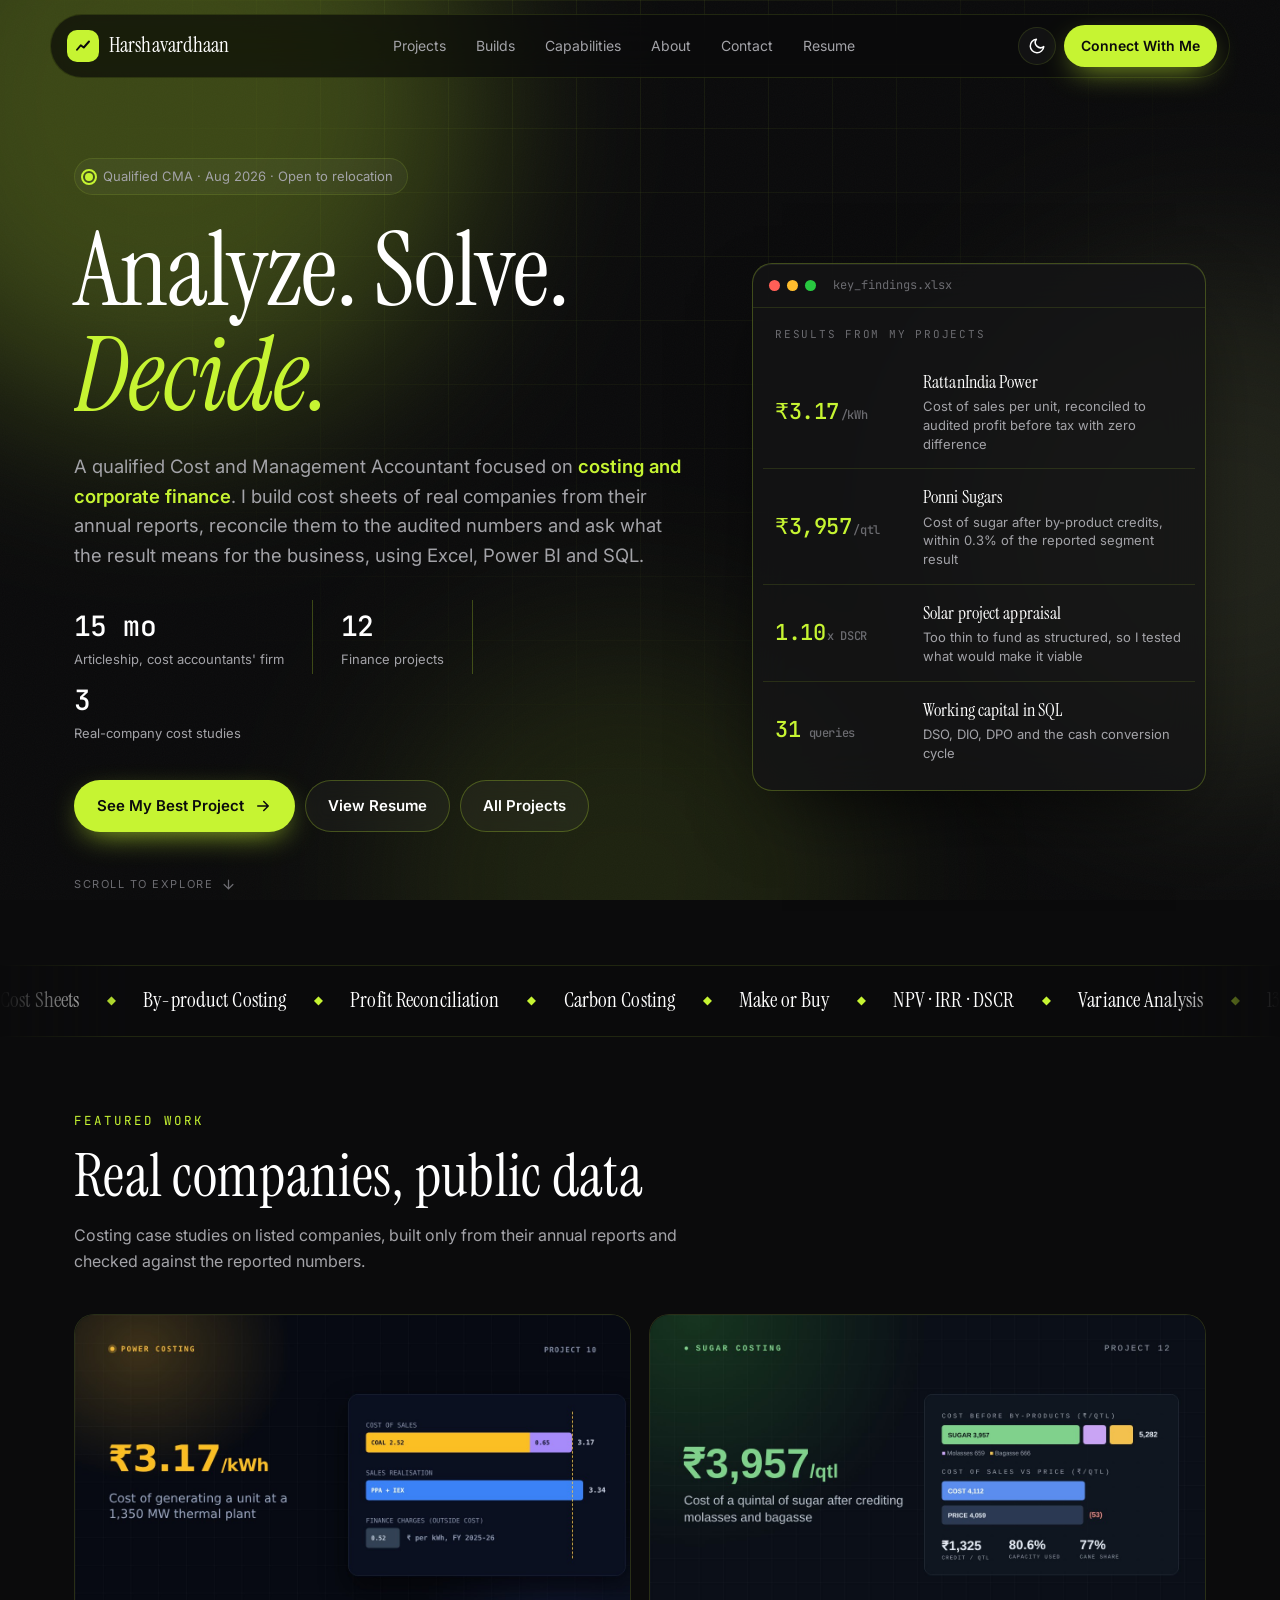
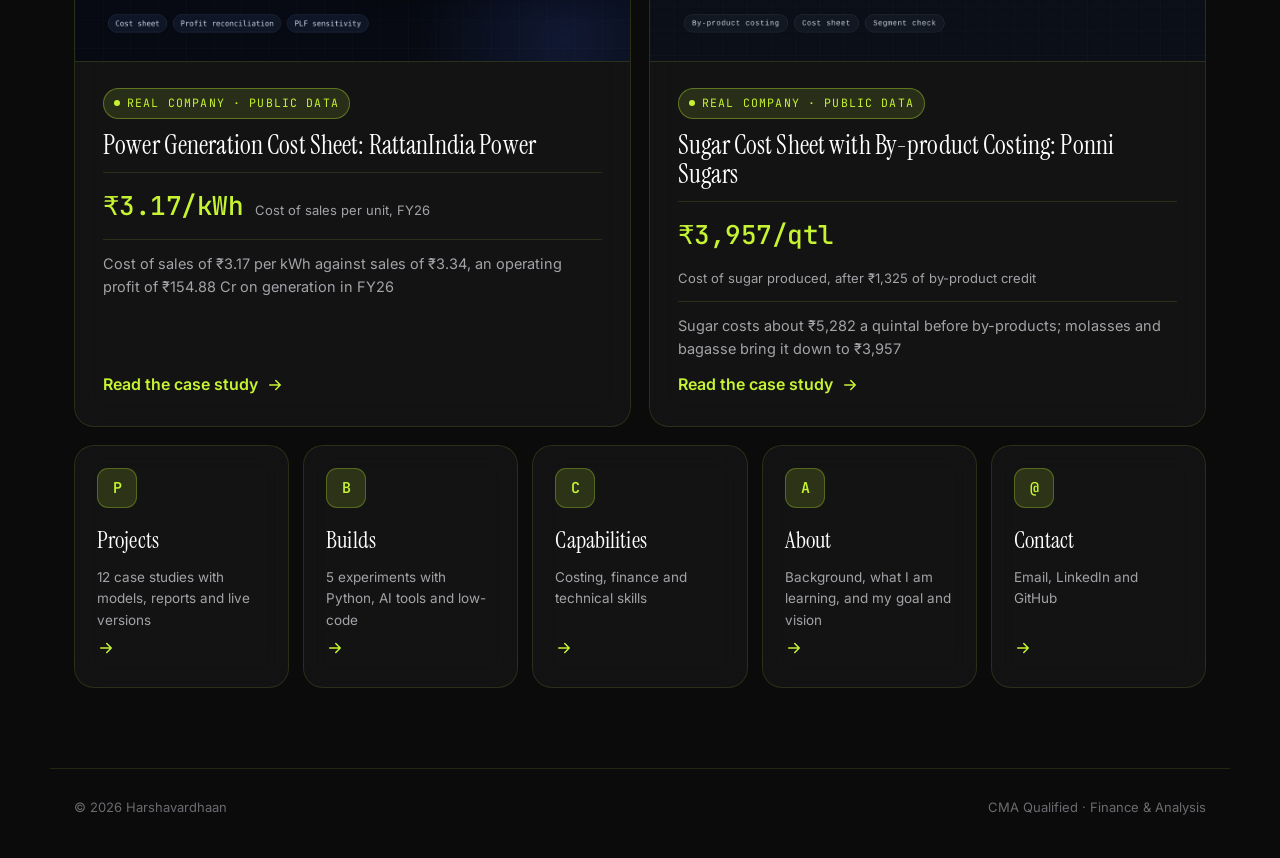
<file: index.html>
<!doctype html>
<html lang="en">
<head>
  <meta charset="utf-8" />
  <meta name="viewport" content="width=device-width, initial-scale=1" />
  <title>Harshavardhaan | Finance &amp; Analysis Portfolio</title>
  <meta name="description" content="Portfolio of Harshavardhaan, a qualified CMA focused on costing and corporate finance: cost sheets of listed companies from public annual reports, budgeting, project appraisal and valuation, with Excel, Power BI and SQL." />
  <meta name="theme-color" content="#0b0b0c" />
  <meta property="og:title" content="Harshavardhaan | Finance &amp; Analysis Portfolio" />
  <meta property="og:description" content="Twelve practical finance projects, led by real-company cost sheets built from public annual reports." />
  <meta property="og:type" content="website" />
  <link rel="icon" href="data:image/svg+xml,%3Csvg xmlns='http://www.w3.org/2000/svg' viewBox='0 0 64 64'%3E%3Crect width='64' height='64' rx='16' fill='%230b0b0c'/%3E%3Cpath d='M14 44 L26 30 L34 36 L50 18' stroke='%23c6f432' stroke-width='6' fill='none' stroke-linecap='round' stroke-linejoin='round'/%3E%3C/svg%3E" />
  <link rel="preconnect" href="https://fonts.googleapis.com" />
  <link rel="preconnect" href="https://fonts.gstatic.com" crossorigin />
  <link href="https://fonts.googleapis.com/css2?family=Instrument+Serif:ital@0;1&family=Inter:wght@400;500;600;700&family=JetBrains+Mono:wght@400;500&display=swap" rel="stylesheet" />
  <link rel="stylesheet" href="styles.css?v=14" />
  <script>
    try { const t = localStorage.getItem('theme'); if (t) document.documentElement.dataset.theme = t; } catch (e) {}
  </script>
</head>
<body>
  <noscript><p class="noscript">Please enable JavaScript to open project case studies, skill filters and image viewing.</p></noscript>

  <div class="bg" aria-hidden="true">
    <div class="orb orb-a"></div>
    <div class="orb orb-b"></div>
    <div class="orb orb-c"></div>
    <div class="grid-lines"></div>
    <div class="noise"></div>
  </div>
  <div class="cursor-glow" aria-hidden="true"></div>
  <div class="progress" aria-hidden="true"></div>

  <header class="nav" id="top">
    <a href="#" class="brand" aria-label="Home">
      <span class="brand-mark">
        <svg viewBox="0 0 24 24" aria-hidden="true"><path d="M4 17 L9 11 L13 14 L20 6" /></svg>
      </span>
      <span class="brand-text">Harshavardhaan</span>
    </a>
    <nav class="nav-links" aria-label="Primary">
      <a href="#projects">Projects</a>
      <a href="#builds">Builds</a>
      <a href="#capabilities">Capabilities</a>
      <a href="#about">About</a>
      <a href="#contact">Contact</a>
      <a href="#" data-resume>Resume</a>
    </nav>
    <div class="nav-actions">
      <button class="icon-btn" id="themeToggle" aria-label="Toggle colour theme">
        <svg class="i-sun" viewBox="0 0 24 24"><circle cx="12" cy="12" r="4"/><path d="M12 2v2M12 20v2M4.9 4.9l1.4 1.4M17.7 17.7l1.4 1.4M2 12h2M20 12h2M4.9 19.1l1.4-1.4M17.7 6.3l1.4-1.4"/></svg>
        <svg class="i-moon" viewBox="0 0 24 24"><path d="M21 12.8A9 9 0 1 1 11.2 3a7 7 0 0 0 9.8 9.8z"/></svg>
      </button>
      <a href="#contact" class="btn btn-sm btn-primary">Connect With Me</a>
      <button class="icon-btn menu-btn" id="menuBtn" aria-label="Open menu" aria-expanded="false">
        <svg viewBox="0 0 24 24"><path d="M4 7h16M4 12h16M4 17h16"/></svg>
      </button>
    </div>
  </header>

  <!-- ================= HOME ================= -->
  <main id="home">
    <section class="hero" data-page="home">
      <div class="hero-copy">
        <div class="pill reveal"><span class="dot"></span> Qualified CMA · Aug 2026 · Open to relocation</div>
        <h1 class="hero-title reveal">
          <span class="line">Analyze. Solve.</span>
          <span class="line"><em class="grad">Decide.</em></span>
        </h1>
        <p class="hero-sub reveal">
          A qualified Cost and Management Accountant focused on <strong>costing and corporate finance</strong>.
          I build cost sheets of real companies from their annual reports, reconcile them to the audited numbers and
          ask what the result means for the business, using Excel, Power BI and SQL.
        </p>
        <div class="hero-stats reveal">
          <div class="hstat"><strong class="mono"><span class="count" data-to="15">15</span> mo</strong><span>Articleship, cost accountants' firm</span></div>
          <div class="hstat"><strong class="mono"><span class="count" data-to="12">12</span></strong><span>Finance projects</span></div>
          <div class="hstat"><strong class="mono"><span class="count" data-to="3">3</span></strong><span>Real-company cost studies</span></div>
        </div>
        <div class="hero-cta reveal">
          <a href="#/project/rattanindia-power-cost-sheet/v1" class="btn btn-primary">
            See My Best Project
            <svg viewBox="0 0 24 24"><path d="M5 12h14M13 6l6 6-6 6"/></svg>
          </a>
          <a href="#" class="btn btn-ghost" data-resume>View Resume</a>
          <a href="#projects" class="btn btn-ghost">All Projects</a>
        </div>
        <a class="scroll-cue reveal" href="#explore" aria-label="Scroll to explore">
          Scroll to explore
          <svg viewBox="0 0 24 24"><path d="M12 5v14M5 12l7 7 7-7"/></svg>
        </a>
      </div>

      <aside class="hero-visual reveal">
        <div class="focus-panel tilt">
          <div class="term-bar">
            <span class="tdot r"></span><span class="tdot y"></span><span class="tdot g"></span>
            <span class="term-title">key_findings.xlsx</span>
          </div>
          <div class="panel-title mono">Results from my projects</div>
          <ol class="proof-list">
            <li><a href="#/project/rattanindia-power-cost-sheet/v1">
              <strong class="mono">₹3.17<small>/kWh</small></strong>
              <span><b>RattanIndia Power</b>Cost of sales per unit, reconciled to audited profit before tax with zero difference</span>
            </a></li>
            <li><a href="#/project/ponni-sugars-cost-sheet">
              <strong class="mono">₹3,957<small>/qtl</small></strong>
              <span><b>Ponni Sugars</b>Cost of sugar after by-product credits, within 0.3% of the reported segment result</span>
            </a></li>
            <li><a href="#/project/project-decision-analysis">
              <strong class="mono">1.10<small>x DSCR</small></strong>
              <span><b>Solar project appraisal</b>Too thin to fund as structured, so I tested what would make it viable</span>
            </a></li>
            <li><a href="#/project/sql-working-capital">
              <strong class="mono">31<small> queries</small></strong>
              <span><b>Working capital in SQL</b>DSO, DIO, DPO and the cash conversion cycle</span>
            </a></li>
          </ol>
        </div>
      </aside>
    </section>

    <div class="ticker" aria-hidden="true" data-page="home">
      <div class="ticker-track">
        <span>Cost Sheets</span><b>◆</b><span>By-product Costing</span><b>◆</b><span>Profit Reconciliation</span><b>◆</b><span>Carbon Costing</span><b>◆</b><span>Make or Buy</span><b>◆</b><span>NPV · IRR · DSCR</span><b>◆</b><span>Variance Analysis</span><b>◆</b><span>13-Week Cash Flow</span><b>◆</b><span>DCF Valuation</span><b>◆</b><span>Cash Conversion Cycle</span><b>◆</b>
        <span>Cost Sheets</span><b>◆</b><span>By-product Costing</span><b>◆</b><span>Profit Reconciliation</span><b>◆</b><span>Carbon Costing</span><b>◆</b><span>Make or Buy</span><b>◆</b><span>NPV · IRR · DSCR</span><b>◆</b><span>Variance Analysis</span><b>◆</b><span>13-Week Cash Flow</span><b>◆</b><span>DCF Valuation</span><b>◆</b><span>Cash Conversion Cycle</span><b>◆</b>
      </div>
    </div>

    <!-- HOME: EXPLORE -->
    <section class="section" id="explore" data-page="home">
      <div class="section-head reveal">
        <span class="eyebrow mono">Featured work</span>
        <h2>Real companies, public data</h2>
        <p class="muted section-sub">Costing case studies on listed companies, built only from their annual reports and checked against the reported numbers.</p>
      </div>
      <div id="homeFeatured"></div>
      <div class="explore-grid" id="exploreGrid"></div>
    </section>

    <!-- PROJECTS -->
    <section class="section" id="projects" data-page="projects">
      <div class="section-head reveal">
        <span class="eyebrow mono">Selected Work</span>
        <h2>All Projects</h2>
        <p class="muted section-sub">Twelve projects across costing, planning, valuation and analytics. Cards marked <span class="rc-inline">Real company</span> use a company's public data; the rest are practice cases. Each card opens the full case study with every screenshot and report.</p>
      </div>
      <div class="project-grid" id="projectGrid"></div>
    </section>

    <!-- BUILDS -->
    <section class="section" id="builds" data-page="builds">
      <div class="section-head reveal">
        <span class="eyebrow mono">Beyond Finance</span>
        <h2>Builds</h2>
        <p class="muted section-sub">Experiments I've built to learn, using Python, AI tools and low-code/no-code "vibe coding". They're not polished and I'm not proficient yet. This is just how I like to pick up something new.</p>
      </div>
      <div class="builds-grid" id="buildsGrid"></div>
    </section>

    <!-- CAPABILITIES -->
    <section class="section" id="capabilities" data-page="capabilities">
      <div class="section-head reveal">
        <span class="eyebrow mono">Skills &amp; Capabilities</span>
        <h2>What I Work With</h2>
        <p class="muted section-sub">A practical mix of costing, finance and technical skills from my articleship, CMA coursework and hands-on projects.</p>
      </div>
      <div class="skill-tabs reveal" role="tablist" aria-label="Skill categories">
        <button class="filter active" type="button" role="tab" aria-selected="true" data-filter="key">Key Skills</button>
        <button class="filter" type="button" role="tab" aria-selected="false" data-filter="finance">Finance</button>
        <button class="filter" type="button" role="tab" aria-selected="false" data-filter="technical">Technical</button>
        <button class="filter" type="button" role="tab" aria-selected="false" data-filter="other">Other Skills</button>
      </div>
      <div class="skill-grid" id="skillGrid">
        <article class="skill-card card" data-category="finance" data-key="true"><div class="skill-icon mono">AF</div><strong>Accounts Finalisation</strong><span>Financial statements for 20+ clients in Tally</span></article>
        <article class="skill-card card" data-category="finance" data-key="true"><div class="skill-icon mono">FS</div><strong>Financial Statement Analysis</strong><span>Analysis of financial performance</span></article>
        <article class="skill-card card" data-category="finance" data-key="true"><div class="skill-icon mono">BF</div><strong>Budgeting &amp; Forecasting</strong><span>Planning and forward-looking analysis</span></article>
        <article class="skill-card card" data-category="finance" data-key="true"><div class="skill-icon mono">VA</div><strong>Variance Analysis</strong><span>Budget vs actual analysis</span></article>
        <article class="skill-card card" data-category="finance" data-key="true"><div class="skill-icon mono">FM</div><strong>Financial Modelling</strong><span>Forecasting, valuation and scenarios</span></article>
        <article class="skill-card card" data-category="finance" data-key="true"><div class="skill-icon mono">CS</div><strong>Cost Sheets &amp; Costing</strong><span>Cost sheets, by-product and standard costing, cost audit support (CRA-2, CRA-4)</span></article>
        <article class="skill-card card" data-category="finance" data-key="true"><div class="skill-icon mono">PA</div><strong>Project Appraisal</strong><span>NPV, IRR, DSCR and make-or-buy decisions</span></article>
        <article class="skill-card card" data-category="other" data-key="false"><div class="skill-icon mono">TX</div><strong>Taxation</strong><span>Tax preparation and compliance support</span></article>
        <article class="skill-card card" data-category="other" data-key="false"><div class="skill-icon mono">AU</div><strong>Audit</strong><span>Audit and compliance support</span></article>
        <article class="skill-card card" data-category="technical" data-key="true"><div class="skill-icon mono">XL</div><strong>Microsoft Excel</strong><span>Financial analysis and modelling</span></article>
        <article class="skill-card card" data-category="technical" data-key="true"><div class="skill-icon mono">SQL</div><strong>SQL</strong><span>Financial and business data analysis</span></article>
        <article class="skill-card card" data-category="technical" data-key="true"><div class="skill-icon mono">BI</div><strong>Power BI</strong><span>Interactive dashboards and reporting</span></article>
        <article class="skill-card card" data-category="technical" data-key="true"><div class="skill-icon mono">AI</div><strong>AI Assistants</strong><span>Research, data checks and drafting, always disclosed in my projects</span></article>
        <article class="skill-card card" data-category="technical" data-key="true"><div class="skill-icon mono">TP</div><strong>Tally Prime</strong><span>Accounting and financial records</span></article>
      </div>
      <p class="capability-note">Each skill is backed by my articleship work or one of the projects on this site.</p>
    </section>

    <!-- ABOUT -->
    <section class="section" id="about" data-page="about">
      <div class="about-grid">
        <div class="about-side reveal">
          <span class="eyebrow mono">About Me</span>
          <h2 class="about-title">A qualified CMA who likes finding out what things really cost, and what that means for the decision.</h2>
          <div class="badges">
            <span>CMA Qualified</span><span>B.Com</span><span>Excel</span><span>SQL</span><span>Power BI</span>
            <span>Financial Modelling</span><span>Basic AI Tools</span><span class="dashed">Learning: Python, ML &amp; Automation</span>
          </div>
        </div>
        <div class="about-copy reveal">
          <p>I am a Qualified Cost and Management Accountant (CMA, Aug 2026) with a B.Com from Coimbatore. I did my 15-month articleship at a cost accountants' firm, where I finalised accounts for 20+ clients, assisted on cost audits (CRA-2, CRA-4), visited production floors and prepared loan projections for bank borrowers.</p>
          <p>I learn best by doing, so alongside CMA Final I kept practising on case studies. I build cost sheets of listed companies from their annual reports and reconcile them to the reported numbers, and I work through budgeting, cash flow, project appraisal and valuation cases in Excel, Power BI and SQL.</p>
          <p>I use AI assistants for research, data checks and drafting, and every project page says what was mine and what was assisted. Projects built on a real company's public data are marked <span class="rc-inline">Real company</span>; the rest are practice cases.</p>

          <div class="learning card">
            <h3 class="mono">Currently Learning</h3>
            <ul>
              <li><strong>Advanced finance:</strong> building on my CMA foundation with deeper finance concepts, applied through hands-on portfolio projects</li>
              <li><strong>Python &amp; machine learning basics:</strong> Python fundamentals and everyday scripting, with ML explored through simple credit-risk scoring ideas ("Finsta QuickLoans" and "Debtor Intelligence" in Builds)</li>
              <li><strong>AI-based finance micro SaaS:</strong> exploring small, focused AI tools that solve specific finance and costing problems</li>
              <li><strong>AI automation &amp; agentic tools:</strong> using AI to research, structure workflows and speed up repetitive tasks</li>
              <li><strong>Low-code / no-code app building ("vibe coding"):</strong> small working experiments on platforms like Google AI Studio, without deep coding expertise yet</li>
            </ul>
            <p class="learning-note">All of this is early-stage and self-taught. I'm not proficient yet; I'm building the habit of learning by doing. The actual experiments are in the <a href="#builds">Builds section</a>.</p>
          </div>

          <p>I am looking for a role in <strong>costing or corporate finance</strong>, where analysis feeds real business decisions. I am open to relocating within India or abroad.</p>
        </div>
      </div>

      <div class="exp-grid">
        <div class="exp card reveal">
          <span class="exp-date mono">Dec 2023 — Mar 2025</span>
          <h3>Article Assistant <span>· C.S. Hanumantha Rao &amp; Co., Cost Accountants</span></h3>
          <p>Finalised accounts for 20+ clients in dairy, engineering, jewellery and other businesses; assisted on cost audits (CRA-2, CRA-4); prepared CC statements and loan projections; handled 100+ income tax returns and GST work.</p>
        </div>
        <div class="exp card reveal">
          <span class="exp-date mono">Jun 2025 — Present</span>
          <h3>CMA Final Preparation and Independent Work</h3>
          <p>Cleared CMA Final (Aug 2026), built the case studies on this site, and e-filed income tax returns for 17 clients as a freelancer with TaxBuddy in the 2025 season.</p>
        </div>
        <div class="exp card reveal">
          <span class="exp-date mono">Education</span>
          <h3>CMA <span>· ICMAI</span></h3>
          <p>Qualified Cost and Management Accountant, Aug 2026. Foundation and Intermediate cleared in first attempt. B.Com, Kumaraguru College of Liberal Arts and Science, Coimbatore (7.4 CGPA).</p>
        </div>
      </div>
    </section>

    <!-- VISION -->
    <section class="section" id="vision" data-page="about">
      <div class="section-head reveal">
        <span class="eyebrow mono">Goal &amp; Vision</span>
        <h2>Where I'm headed</h2>
      </div>

      <blockquote class="vision-quote card reveal">
        <span class="vq-mark" aria-hidden="true">&ldquo;</span>
        <p>To be the finance professional who turns numbers into decisions, pairing a CMA's grounding in cost and control with the modelling, analytics and automation that modern finance teams run on.</p>
        <cite class="mono">My vision</cite>
      </blockquote>

      <div class="horizons">
        <article class="horizon card reveal">
          <span class="hz-step mono">01 · Now</span>
          <h3>Start in corporate finance</h3>
          <p>Join a costing or corporate finance team and own the core work well: product costs, budgets, variance analysis and the numbers behind decisions.</p>
        </article>
        <article class="horizon card reveal">
          <span class="hz-step mono">02 · Next</span>
          <h3>Become a business partner</h3>
          <p>Build the models and dashboards that leaders actually use to decide, and automate repetitive reporting with Excel, SQL, Power BI and Python so the team spends its time on analysis.</p>
        </article>
        <article class="horizon card reveal">
          <span class="hz-step mono">03 · Long term</span>
          <h3>Lead strategic finance</h3>
          <p>Grow into a finance leadership role that shapes capital allocation, profitability and long-term planning, with sound judgement and clear numbers behind every decision.</p>
        </article>
      </div>

      <div class="principles reveal">
        <div><strong>Analytical rigor</strong><span>Every number traceable, every assumption tested.</span></div>
        <div><strong>Decisions over reports</strong><span>Analysis is only useful if it changes what someone does next.</span></div>
        <div><strong>Industry 4.0-ready</strong><span>Using AI and automation to make finance faster and more reliable.</span></div>
        <div><strong>Always learning</strong><span>Picking up new tools by building with them, as the Builds section shows.</span></div>
      </div>
    </section>

    <!-- CONTACT -->
    <section class="section contact" id="contact" data-page="contact">
      <div class="section-head center reveal">
        <span class="eyebrow mono">Contact</span>
        <h2>Let's <em class="grad">Connect</em></h2>
        <p class="muted section-sub">For opportunities, project discussions or professional enquiries, feel free to reach out.</p>
      </div>
      <div class="contact-panel card reveal">
        <div class="contact-email">
          <div>
            <div class="label mono">Email</div>
            <div class="address">harshavardhaan.c21@gmail.com</div>
          </div>
          <div class="email-btns">
            <button class="btn btn-ghost btn-sm copy-email" data-email="harshavardhaan.c21@gmail.com">Copy</button>
            <a class="btn btn-primary btn-sm" href="mailto:harshavardhaan.c21@gmail.com">Email Me</a>
          </div>
        </div>
        <div class="contact-actions">
          <a class="contact-action" href="https://mail.google.com/mail/?view=cm&amp;fs=1&amp;to=harshavardhaan.c21@gmail.com" target="_blank" rel="noopener noreferrer"><div><strong>Gmail</strong><small>Open Gmail compose</small></div><span class="arrow">→</span></a>
          <a class="contact-action" href="https://outlook.office.com/mail/deeplink/compose?to=harshavardhaan.c21@gmail.com" target="_blank" rel="noopener noreferrer"><div><strong>Outlook</strong><small>Open Outlook compose</small></div><span class="arrow">→</span></a>
          <a class="contact-action" href="https://www.linkedin.com/in/harshavardhaan-c-199102291/" target="_blank" rel="noopener noreferrer"><div><strong>LinkedIn</strong><small>Connect professionally</small></div><span class="arrow">→</span></a>
          <a class="contact-action" href="https://github.com/harshavardhaan-finance" target="_blank" rel="noopener noreferrer"><div><strong>GitHub</strong><small>View my projects</small></div><span class="arrow">→</span></a>
        </div>
      </div>
    </section>
  </main>

  <!-- ================= CASE STUDY VIEW ================= -->
  <main id="caseView" class="case-view" hidden></main>

  <footer class="footer">
    <span>© <span id="year"></span> Harshavardhaan</span>
    <span>CMA Qualified · Finance &amp; Analysis</span>
  </footer>

  <!-- Lightbox -->
  <div id="lightbox" class="lightbox" role="dialog" aria-modal="true" aria-label="Image viewer" hidden>
    <button class="lb-btn lb-close" type="button" aria-label="Close">×</button>
    <button class="lb-btn lb-prev" type="button" aria-label="Previous image">‹</button>
    <img id="lbImg" alt="" />
    <button class="lb-btn lb-next" type="button" aria-label="Next image">›</button>
    <div id="lbCap" class="lb-cap mono"></div>
  </div>

  <!-- Resume modal -->
  <div id="resumePanel" class="modal" role="dialog" aria-modal="true" aria-label="Resume" hidden>
    <div class="modal-box">
      <div class="modal-bar">
        <span class="mono">Harshavardhaan_Resume.pdf</span>
        <div>
          <a class="btn btn-ghost btn-sm" href="assets/resume/Harshavardhaan_Resume.pdf?v=24" target="_blank" rel="noopener">Open ↗</a>
          <a class="btn btn-primary btn-sm" href="assets/resume/Harshavardhaan_Resume.pdf?v=24" download>Download</a>
          <button class="icon-btn modal-close" type="button" aria-label="Close">×</button>
        </div>
      </div>
      <iframe data-src="assets/resume/Harshavardhaan_Resume.pdf?v=24" title="Harshavardhaan Resume"></iframe>
    </div>
  </div>

  <script src="projects.js?v=18"></script>
  <script src="builds.js?v=11"></script>
  <script src="script.js?v=15" defer></script>
</body>
</html>
</file>
<file: styles.css>
/* ============ Tokens ============ */
:root {
  /* Midnight Black + Lime: #0B0B0C, #FFFFFF, #C6F432 */
  --bg: #0b0b0c;
  --bg-2: #141416;
  --surface: rgba(255, 255, 255, 0.035);
  --surface-2: rgba(255, 255, 255, 0.06);
  --border: rgba(198, 244, 50, 0.12);
  --border-strong: rgba(198, 244, 50, 0.26);
  --text: #ffffff;
  --text-2: #a3a3a8;
  --text-3: #6b6b70;
  --accent: #c6f432;
  --accent-soft: #c6f432;
  --accent-ink: #0b0b0c;
  --accent-2: #e8ff9e;
  --accent-3: #c6f432;
  --orb-a: rgba(198, 244, 50, 0.26);
  --orb-b: rgba(232, 255, 158, 0.10);
  --orb-c: rgba(198, 244, 50, 0.10);
  --shadow: 0 30px 80px -30px rgba(0, 0, 0, 0.8);
  --radius: 20px;
  --maxw: 1180px;
  --font-display: "Instrument Serif", Georgia, serif;
  --font-body: "Inter", system-ui, sans-serif;
  --font-mono: "JetBrains Mono", ui-monospace, monospace;
  color-scheme: dark;
}

:root[data-theme="light"] {
  --bg: #ffffff;
  --bg-2: #ffffff;
  --surface: rgba(255, 255, 255, 0.8);
  --surface-2: rgba(11, 11, 12, 0.04);
  --border: rgba(11, 11, 12, 0.10);
  --border-strong: rgba(11, 11, 12, 0.20);
  --text: #0b0b0c;
  --text-2: #4a4a50;
  --text-3: #85858c;
  --accent: #c6f432;
  --accent-soft: #3f5a00;
  --accent-ink: #0b0b0c;
  --accent-2: #3f5a00;
  --accent-3: #4e7000;
  --orb-a: rgba(198, 244, 50, 0.30);
  --orb-b: rgba(198, 244, 50, 0.12);
  --orb-c: rgba(198, 244, 50, 0.10);
  --shadow: 0 30px 70px -35px rgba(20, 30, 60, 0.3);
  color-scheme: light;
}

/* ============ Base ============ */
*, *::before, *::after { box-sizing: border-box; }
html { scroll-behavior: smooth; -webkit-text-size-adjust: 100%; }
body {
  margin: 0; background: var(--bg); color: var(--text);
  font-family: var(--font-body); font-size: 16px; line-height: 1.6;
  -webkit-font-smoothing: antialiased; overflow-x: hidden;
  transition: background 0.4s ease, color 0.4s ease;
}
body.locked { overflow: hidden; }
a { color: inherit; text-decoration: none; }
h1, h2, h3 { font-family: var(--font-display); letter-spacing: -0.02em; margin: 0; line-height: 1.1; }
p { margin: 0; }
button { font: inherit; }
[hidden] { display: none !important; }
svg { width: 1em; height: 1em; fill: none; stroke: currentColor; stroke-width: 2; stroke-linecap: round; stroke-linejoin: round; }
.mono { font-family: var(--font-mono); }
.muted { color: var(--text-2); }
::selection { background: var(--accent); color: var(--accent-ink); }
:focus-visible { outline: 2px solid var(--accent); outline-offset: 3px; border-radius: 6px; }
.noscript { text-align: center; padding: 12px; background: var(--surface-2); margin: 0; }

/* ============ Background ============ */
.bg { position: fixed; inset: 0; z-index: -1; overflow: hidden; pointer-events: none; }
.orb { position: absolute; border-radius: 50%; filter: blur(90px); animation: drift 22s ease-in-out infinite alternate; }
.orb-a { width: 640px; height: 640px; background: var(--orb-a); top: -220px; left: -160px; }
.orb-b { width: 520px; height: 520px; background: var(--orb-b); top: 30%; right: -200px; animation-duration: 28s; }
.orb-c { width: 480px; height: 480px; background: var(--orb-c); bottom: -220px; left: 30%; animation-duration: 34s; }
@keyframes drift {
  0% { transform: translate(0, 0) scale(1); }
  50% { transform: translate(60px, 40px) scale(1.1); }
  100% { transform: translate(-40px, 80px) scale(0.95); }
}
.grid-lines {
  position: absolute; inset: 0;
  background-image: linear-gradient(var(--border) 1px, transparent 1px), linear-gradient(90deg, var(--border) 1px, transparent 1px);
  background-size: 64px 64px;
  mask-image: radial-gradient(ellipse at 50% 0%, #000 0%, transparent 70%);
  -webkit-mask-image: radial-gradient(ellipse at 50% 0%, #000 0%, transparent 70%);
  opacity: 0.6;
}
.noise {
  position: absolute; inset: -50%;
  background-image: url("data:image/svg+xml,%3Csvg xmlns='http://www.w3.org/2000/svg' width='160' height='160'%3E%3Cfilter id='n'%3E%3CfeTurbulence type='fractalNoise' baseFrequency='.9' numOctaves='2' stitchTiles='stitch'/%3E%3C/filter%3E%3Crect width='100%25' height='100%25' filter='url(%23n)' opacity='.5'/%3E%3C/svg%3E");
  opacity: 0.05;
}
.cursor-glow {
  position: fixed; width: 480px; height: 480px; border-radius: 50%;
  background: radial-gradient(circle, color-mix(in srgb, var(--accent) 12%, transparent), transparent 65%);
  pointer-events: none; z-index: 0; transform: translate(-50%, -50%);
  left: var(--mx, -999px); top: var(--my, -999px); mix-blend-mode: screen;
}
:root[data-theme="light"] .cursor-glow { mix-blend-mode: multiply; }
.progress {
  position: fixed; top: 0; left: 0; height: 2px; z-index: 100;
  width: calc(var(--scroll, 0) * 100%);
  background: linear-gradient(90deg, var(--accent-2), var(--accent), var(--accent-3));
}

/* ============ Nav ============ */
.nav {
  position: sticky; top: 14px; z-index: 50;
  display: flex; align-items: center; justify-content: space-between; gap: 16px;
  max-width: var(--maxw); margin: 14px auto 0; padding: 10px 12px 10px 16px;
  border: 1px solid var(--border); border-radius: 999px;
  background: color-mix(in srgb, var(--bg) 70%, transparent);
  backdrop-filter: blur(18px) saturate(1.4); -webkit-backdrop-filter: blur(18px) saturate(1.4);
  width: calc(100% - 32px);
}
.brand { display: flex; align-items: center; gap: 10px; font-family: var(--font-display); font-weight: 700; font-size: 17px; }
.brand-mark { display: grid; place-items: center; width: 32px; height: 32px; border-radius: 10px; background: var(--accent); color: var(--accent-ink); }
.brand-mark svg { width: 18px; height: 18px; stroke-width: 2.6; }
.nav-links { display: flex; gap: 2px; }
.nav-links a { padding: 8px 14px; border-radius: 999px; font-size: 14px; color: var(--text-2); transition: color 0.2s, background 0.2s; }
.nav-links a:hover, .nav-links a.active { color: var(--text); background: var(--surface-2); }
.nav-actions { display: flex; align-items: center; gap: 8px; }
.icon-btn {
  display: grid; place-items: center; width: 38px; height: 38px; border-radius: 50%;
  border: 1px solid var(--border); background: var(--surface); color: var(--text); cursor: pointer;
  transition: border-color 0.2s, transform 0.2s; font-size: 22px; line-height: 1;
}
.icon-btn:hover { border-color: var(--border-strong); }
.icon-btn svg { width: 18px; height: 18px; }
.i-sun { display: none; }
:root[data-theme="light"] .i-sun { display: block; }
:root[data-theme="light"] .i-moon { display: none; }
.menu-btn { display: none; }

/* ============ Buttons ============ */
.btn {
  display: inline-flex; align-items: center; justify-content: center; gap: 10px;
  padding: 13px 22px; border-radius: 999px; font-weight: 600; font-size: 15px;
  border: 1px solid transparent; cursor: pointer; font-family: var(--font-body); white-space: nowrap;
  transition: transform 0.25s cubic-bezier(.2,.8,.2,1), box-shadow 0.25s, background 0.25s, border-color 0.25s;
}
.btn svg { width: 18px; height: 18px; transition: transform 0.25s; }
.btn:hover svg { transform: translateX(3px); }
.btn-primary { background: var(--accent); color: var(--accent-ink); box-shadow: 0 10px 30px -10px color-mix(in srgb, var(--accent) 80%, transparent); }
.btn-primary:hover { box-shadow: 0 16px 40px -10px color-mix(in srgb, var(--accent) 100%, transparent); }
.btn-ghost { background: var(--surface); border-color: var(--border-strong); color: var(--text); backdrop-filter: blur(10px); }
.btn-ghost:hover { background: var(--surface-2); }
.btn-sm { padding: 9px 16px; font-size: 14px; }

/* ============ Layout ============ */
main { position: relative; z-index: 1; }
.section { max-width: var(--maxw); margin: 0 auto; padding: 110px 24px 0; scroll-margin-top: 70px; }
.section-head { margin-bottom: 40px; }
.section-head.center { text-align: center; }
.section-head.center .section-sub { margin-inline: auto; }
.section-head h2 { font-size: clamp(34px, 5vw, 56px); font-weight: 600; margin-top: 12px; letter-spacing: -0.035em; }
.section-sub { margin-top: 14px; max-width: 640px; }
.eyebrow { font-size: 12.5px; color: var(--accent-soft); letter-spacing: 0.1em; text-transform: uppercase; }

.card {
  position: relative; border: 1px solid var(--border); border-radius: var(--radius);
  background: var(--surface); backdrop-filter: blur(14px); -webkit-backdrop-filter: blur(14px);
  transition: border-color 0.3s, transform 0.4s cubic-bezier(.2,.8,.2,1), background 0.3s, box-shadow 0.3s;
  overflow: hidden;
}
.card::before {
  content: ""; position: absolute; inset: 0; border-radius: inherit; pointer-events: none; z-index: 1;
  background: radial-gradient(420px circle at var(--cx, 50%) var(--cy, 50%), color-mix(in srgb, var(--accent) 12%, transparent), transparent 45%);
  opacity: 0; transition: opacity 0.3s;
}
.card:hover { border-color: var(--border-strong); }
.card:hover::before { opacity: 1; }

/* ============ Hero ============ */
.hero {
  max-width: var(--maxw); margin: 0 auto; padding: 80px 24px 70px;
  display: grid; grid-template-columns: 1.15fr 0.85fr; gap: 64px; align-items: center;
  min-height: calc(100vh - 80px);
}
.pill {
  display: inline-flex; align-items: center; gap: 10px;
  padding: 7px 14px 7px 10px; border-radius: 999px; font-size: 13px; color: var(--text-2);
  border: 1px solid var(--border); background: var(--surface);
}
.dot { width: 8px; height: 8px; border-radius: 50%; background: var(--accent); position: relative; }
.dot::after { content: ""; position: absolute; inset: -4px; border-radius: 50%; border: 2px solid var(--accent); animation: ping 2s infinite; }
@keyframes ping { 0% { transform: scale(0.6); opacity: 1; } 100% { transform: scale(1.8); opacity: 0; } }
.hero-title { font-size: clamp(48px, 7vw, 96px); font-weight: 600; margin: 24px 0 24px; letter-spacing: -0.05em; line-height: 0.98; }
.hero-title .line { display: block; }
.grad {
  font-style: normal;
  background: linear-gradient(100deg, var(--accent) 0%, var(--accent-3) 50%, var(--accent-2) 100%);
  -webkit-background-clip: text; background-clip: text; color: transparent;
  background-size: 200% 100%; animation: sheen 8s ease-in-out infinite alternate;
}
@keyframes sheen { to { background-position: 100% 0; } }
.hero-sub { font-size: clamp(16px, 1.5vw, 18.5px); color: var(--text-2); max-width: 620px; }
.hero-stats { display: flex; flex-wrap: wrap; gap: 0; margin-top: 30px; }
.hstat { padding: 4px 28px 4px 0; margin-right: 28px; border-right: 1px solid var(--border-strong); }
.hstat:last-child { border-right: 0; margin-right: 0; }
.hstat strong { display: block; font-size: 28px; font-weight: 500; letter-spacing: -0.02em; }
.hstat > span { display: block; font-size: 13px; color: var(--text-2); }
.hero-cta { display: flex; flex-wrap: wrap; gap: 10px; margin-top: 32px; }
.scroll-cue { display: inline-flex; align-items: center; gap: 8px; margin-top: 44px; color: var(--text-3); font-size: 11px; letter-spacing: 0.14em; text-transform: uppercase; }
.scroll-cue svg { width: 15px; height: 15px; animation: bounce 1.8s ease-in-out infinite; }
@keyframes bounce { 50% { transform: translateY(5px); } }

.hero-visual { perspective: 1200px; }
.focus-panel {
  border: 1px solid var(--border-strong); border-radius: 20px; overflow: hidden;
  background: color-mix(in srgb, var(--bg-2) 80%, transparent);
  backdrop-filter: blur(20px); -webkit-backdrop-filter: blur(20px);
  box-shadow: var(--shadow), inset 0 1px 0 rgba(255,255,255,0.06);
  transform-style: preserve-3d; transition: transform 0.2s ease-out;
}
.term-bar { display: flex; align-items: center; gap: 7px; padding: 12px 16px; border-bottom: 1px solid var(--border); }
.tdot { width: 11px; height: 11px; border-radius: 50%; }
.tdot.r { background: #ff5f57; } .tdot.y { background: #febc2e; } .tdot.g { background: #28c840; }
.term-title { margin-left: 10px; font-family: var(--font-mono); font-size: 12px; color: var(--text-3); }
.focus-chart { padding: 16px 18px 0; }
.focus-chart svg { width: 100%; height: 90px; display: block; overflow: visible; }
.chart-line { stroke: var(--accent); stroke-width: 2.5; fill: none; vector-effect: non-scaling-stroke; }
.chart-dot { fill: var(--accent); stroke: var(--bg-2); stroke-width: 2; }
.panel-title { font-size: 11px; color: var(--text-3); letter-spacing: 0.12em; text-transform: uppercase; padding: 18px 22px 6px; }
.focus-list { list-style: none; margin: 0; padding: 0 10px 12px; }
.focus-list li {
  display: flex; align-items: center; gap: 14px; padding: 13px 12px; border-radius: 12px;
  font-weight: 600; font-size: 15.5px; border-bottom: 1px solid var(--border);
  transition: background 0.2s, padding 0.25s;
}
.focus-list li:last-child { border-bottom: 0; }
.focus-list li:hover { background: var(--surface-2); padding-left: 18px; }
.fi { font-size: 11px; color: var(--accent-soft); font-weight: 500; }

/* ============ Ticker ============ */
.ticker {
  overflow: hidden; border-block: 1px solid var(--border); padding: 18px 0;
  background: color-mix(in srgb, var(--bg) 60%, transparent);
  mask-image: linear-gradient(90deg, transparent, #000 10%, #000 90%, transparent);
  -webkit-mask-image: linear-gradient(90deg, transparent, #000 10%, #000 90%, transparent);
}
.ticker-track { display: flex; gap: 28px; width: max-content; animation: marquee 50s linear infinite; font-family: var(--font-display); font-size: 21px; font-weight: 500; white-space: nowrap; }
.ticker-track b { color: var(--accent); font-size: 11px; align-self: center; }
.ticker:hover .ticker-track { animation-play-state: paused; }
@keyframes marquee { to { transform: translateX(-50%); } }

/* ============ Projects ============ */
.project-grid { display: grid; grid-template-columns: repeat(3, 1fr); gap: 18px; }
.proj { display: flex; flex-direction: column; text-align: left; padding: 0; color: inherit; font: inherit; }
.proj-main { display: flex; flex-direction: column; flex: 1; position: relative; z-index: 2; }
.proj:hover { transform: translateY(-5px); box-shadow: 0 24px 50px -24px color-mix(in srgb, var(--accent) 45%, transparent); }
.proj-thumb { position: relative; aspect-ratio: 16 / 10; overflow: hidden; border-bottom: 1px solid var(--border); background: var(--bg-2); }
.proj-thumb img { width: 100%; height: 100%; object-fit: cover; object-position: top left; display: block; transition: transform 0.6s cubic-bezier(.2,.8,.2,1); }
.proj:hover .proj-thumb img { transform: scale(1.05); }
.proj-num {
  position: absolute; bottom: 12px; left: 12px; font-family: var(--font-mono); font-size: 11px;
  padding: 4px 9px; border-radius: 999px; color: #fff; background: rgba(7, 11, 20, 0.7); backdrop-filter: blur(8px);
  border: 1px solid rgba(255,255,255,0.15);
}
.proj-count {
  position: absolute; bottom: 12px; right: 12px; font-family: var(--font-mono); font-size: 11px;
  padding: 4px 9px; border-radius: 999px; color: #fff; background: rgba(7, 11, 20, 0.7); backdrop-filter: blur(8px);
}
.proj-body { padding: 20px 22px 22px; display: flex; flex-direction: column; gap: 10px; flex: 1; }
.proj-kicker { font-size: 11px; color: var(--accent-soft); font-family: var(--font-mono); letter-spacing: 0.02em; }
.proj h3 { font-size: 19px; font-weight: 600; line-height: 1.25; }
.proj p { color: var(--text-2); font-size: 14px; display: -webkit-box; -webkit-line-clamp: 3; -webkit-box-orient: vertical; overflow: hidden; }
.proj-link { margin-top: auto; padding-top: 6px; font-size: 14px; font-weight: 600; color: var(--accent-soft); display: inline-flex; align-items: center; gap: 6px; }
.proj-link svg { width: 16px; height: 16px; transition: transform 0.25s; }
.proj-main:hover .proj-link svg { transform: translateX(4px); }
.proj-live {
  position: relative; z-index: 2; display: flex; align-items: center; gap: 12px; margin: 0 14px 14px; padding: 8px 12px 8px 8px;
  border-radius: 14px; border: 1px solid var(--border); background: var(--surface-2); transition: border-color 0.2s, background 0.2s;
}
.proj-live:hover { border-color: var(--accent); background: color-mix(in srgb, var(--accent) 10%, transparent); }
.proj-live > span:not(.live-ico) { display: flex; flex-direction: column; min-width: 0; flex: 1; }
.proj-live small { font-size: 10.5px; color: var(--accent-3); text-transform: uppercase; letter-spacing: 0.08em; display: inline-flex; align-items: center; gap: 6px; }
.proj-live small i, .live-badge i { width: 6px; height: 6px; border-radius: 50%; background: var(--accent-3); box-shadow: 0 0 0 3px color-mix(in srgb, var(--accent-3) 25%, transparent); }
.proj-live strong { font-size: 13.5px; font-weight: 600; white-space: nowrap; overflow: hidden; text-overflow: ellipsis; }
.proj-live b { color: var(--accent-soft); font-size: 16px; transition: transform 0.2s; }
.proj-live:hover b { transform: translate(2px, -2px); }

/* ============ Builds ============ */
.builds-grid { display: grid; grid-template-columns: repeat(3, 1fr); gap: 16px; }
.skill-icon {
  width: 40px; height: 40px; display: grid; place-items: center; border-radius: 11px; font-size: 12px; font-weight: 500;
  background: color-mix(in srgb, var(--accent) 14%, transparent); color: var(--accent-soft);
  border: 1px solid color-mix(in srgb, var(--accent) 28%, transparent);
}

/* Builds */
.build { display: flex; flex-direction: column; }
.build:hover { transform: translateY(-5px); box-shadow: 0 24px 50px -24px color-mix(in srgb, var(--accent) 45%, transparent); }
.build-main { display: flex; flex-direction: column; flex: 1; position: relative; z-index: 2; }
.build-cover { position: relative; aspect-ratio: 16 / 10; overflow: hidden; border-bottom: 1px solid var(--border); background: var(--bg-2); }
.build-cover img { width: 100%; height: 100%; object-fit: cover; object-position: top left; display: block; transition: transform 0.6s cubic-bezier(.2,.8,.2,1); }
.build:hover .build-cover img { transform: scale(1.05); }
.cover-tag {
  position: absolute; top: 12px; right: 12px; z-index: 1; font-size: 10.5px; letter-spacing: 0.08em; text-transform: uppercase;
  padding: 4px 9px; border-radius: 999px; color: #dfe6f3; background: rgba(7, 11, 20, 0.72); border: 1px solid rgba(255,255,255,0.15); backdrop-filter: blur(8px);
  display: inline-flex; align-items: center; gap: 6px;
}
.cover-tag.live { color: #7ff0de; }
.cover-tag.live i { width: 6px; height: 6px; border-radius: 50%; background: #c6f432; }
.build-body { padding: 20px 22px 8px; display: flex; flex-direction: column; gap: 10px; flex: 1; }
.build-body h3 { font-size: 19px; font-weight: 600; line-height: 1.25; }
.build-body p { color: var(--text-2); font-size: 14px; }
.build-tools { display: flex; flex-wrap: wrap; gap: 6px; margin-top: 2px; }
.build-tools span { font-size: 11.5px; font-family: var(--font-mono); padding: 4px 9px; border-radius: 999px; border: 1px solid var(--border); color: var(--text-2); background: var(--surface-2); }
.build-actions { position: relative; z-index: 2; display: flex; align-items: center; justify-content: space-between; gap: 10px; padding: 12px 22px 20px; flex-wrap: wrap; }
.build-more { font-size: 14px; font-weight: 600; color: var(--accent-soft); display: inline-flex; align-items: center; gap: 6px; }
.build-more svg { width: 16px; height: 16px; transition: transform 0.25s; }
.build-more:hover svg { transform: translateX(4px); }
.build-stats { display: grid; grid-template-columns: repeat(auto-fit, minmax(160px, 1fr)); gap: 14px; margin-bottom: 44px; }
.build-stats .card { padding: 18px 20px; display: flex; flex-direction: column; gap: 4px; }
.build-stats strong { font-size: 24px; font-weight: 500; letter-spacing: -0.02em; }
.build-stats span { color: var(--text-2); font-size: 13px; }
.flow { list-style: none; padding: 0; margin: 0 0 44px; display: grid; grid-template-columns: repeat(auto-fit, minmax(180px, 1fr)); gap: 14px; counter-reset: none; }
.flow li { padding: 20px; display: flex; flex-direction: column; gap: 6px; }
.flow li > span { font-size: 12px; color: var(--accent-soft); }
.flow li strong { font-family: var(--font-display); font-size: 17px; font-weight: 600; }
.flow li p { color: var(--text-2); font-size: 14px; }
.live-shot .cover-tag { top: 14px; right: 14px; }
.live-ico { width: 40px; height: 40px; border-radius: 11px; flex: none; display: grid; place-items: center; color: var(--accent-3); background: color-mix(in srgb, var(--accent-3) 14%, transparent); border: 1px solid color-mix(in srgb, var(--accent-3) 30%, transparent); }
.live-ico svg { width: 18px; height: 18px; }

/* Build cards: whole card opens the detail page */
.build-main .build-actions { margin-top: auto; padding: 12px 22px 20px; display: flex; align-items: center; justify-content: space-between; gap: 10px; }
.build-host { font-size: 11.5px; color: var(--text-3); }
.build-cover .proj-peek { z-index: 2; }
.build-main:hover .proj-peek, .build-main:focus-visible .proj-peek { opacity: 1; }
.build-main:hover .build-more svg { transform: translateX(4px); }
/* Access panel on build pages */
.access { display: grid; grid-template-columns: 1fr auto; gap: 24px; align-items: center; padding: 30px 32px; margin-top: 44px; border-color: color-mix(in srgb, var(--accent) 45%, var(--border)); }
.access::after { content: ""; position: absolute; inset: auto -10% -70% 40%; height: 150%; z-index: -1; pointer-events: none; background: radial-gradient(ellipse at 70% 100%, color-mix(in srgb, var(--accent) 25%, transparent), transparent 60%); }
.access h2 { font-size: clamp(22px, 2.4vw, 28px); font-weight: 600; margin: 8px 0 10px; }
.access p { color: var(--text-2); font-size: 15px; max-width: 640px; }
.access-url { display: inline-block; margin-top: 14px; font-size: 12.5px; padding: 6px 12px; border-radius: 8px; background: var(--surface-2); border: 1px solid var(--border); color: var(--text-2); word-break: break-all; }
.access-actions { display: flex; flex-direction: column; gap: 10px; align-items: stretch; }
@media (max-width: 760px) { .access { grid-template-columns: 1fr; padding: 24px 22px; } .access-actions { flex-direction: row; flex-wrap: wrap; } }

/* ============ Skills ============ */
.skill-tabs { display: flex; flex-wrap: wrap; gap: 8px; margin-bottom: 22px; }
.filter {
  padding: 9px 18px; border-radius: 999px; border: 1px solid var(--border); background: var(--surface);
  color: var(--text-2); font: 500 14px var(--font-body); cursor: pointer; transition: all 0.2s;
}
.filter:hover { color: var(--text); border-color: var(--border-strong); }
.filter.active { background: var(--accent); color: var(--accent-ink); border-color: var(--accent); }
.skill-grid { display: grid; grid-template-columns: repeat(4, 1fr); gap: 14px; }
.skill-card { padding: 20px; display: flex; flex-direction: column; gap: 4px; animation: pop 0.45s cubic-bezier(.2,.8,.2,1) both; }
.skill-card:hover { transform: translateY(-4px); }
.skill-card .skill-icon { margin-bottom: 12px; }
.skill-card strong { font-size: 15.5px; font-weight: 600; line-height: 1.3; }
.skill-card span { color: var(--text-2); font-size: 13px; }
@keyframes pop { from { opacity: 0; transform: translateY(10px) scale(0.98); } }
.capability-note { margin-top: 16px; color: var(--text-3); font-size: 13px; }

/* ============ About ============ */
.about-grid { display: grid; grid-template-columns: 0.8fr 1.2fr; gap: 64px; align-items: start; }
.about-side { position: sticky; top: 110px; }
.about-title { font-size: clamp(26px, 3vw, 36px); font-weight: 600; margin-top: 12px; line-height: 1.2; letter-spacing: -0.03em; }
.badges { display: flex; flex-wrap: wrap; gap: 8px; margin-top: 24px; }
.badges span { font-size: 12.5px; padding: 6px 12px; border-radius: 999px; border: 1px solid var(--border); background: var(--surface); color: var(--text-2); }
.badges .dashed { border-style: dashed; }
.about-copy { display: grid; gap: 18px; color: var(--text-2); font-size: 16.5px; }
.about-copy strong { color: var(--text); font-weight: 600; }
.learning { padding: 24px 26px; border-style: dashed; margin: 8px 0; }
.learning h3 { font-size: 12px; letter-spacing: 0.12em; text-transform: uppercase; color: var(--accent-soft); font-weight: 500; margin-bottom: 14px; }
.learning ul { margin: 0; padding-left: 18px; display: grid; gap: 10px; font-size: 14.5px; }
.learning li::marker { color: var(--accent); }
.learning-note { margin-top: 14px; font-size: 13px; font-style: italic; color: var(--text-3); }
.learning-note a { color: var(--accent-soft); font-style: normal; }
.exp-grid { display: grid; grid-template-columns: repeat(3, 1fr); gap: 16px; margin-top: 56px; }
.exp { padding: 22px 24px; display: flex; flex-direction: column; gap: 8px; }
.exp-date { font-size: 11.5px; color: var(--text-3); text-transform: uppercase; letter-spacing: 0.06em; }
.exp h3 { font-size: 18px; font-weight: 600; }
.exp h3 span { color: var(--accent-soft); font-weight: 500; font-size: 15px; }
.exp p { color: var(--text-2); font-size: 14px; }

/* ============ Vision ============ */
.vision-quote { margin: 0 0 22px; padding: clamp(28px, 4vw, 48px) clamp(24px, 4vw, 56px); overflow: hidden; }
.vision-quote::after {
  content: ""; position: absolute; inset: auto -10% -60% 30%; height: 140%; z-index: -1; pointer-events: none;
  background: radial-gradient(ellipse at 70% 100%, color-mix(in srgb, var(--accent-2) 24%, transparent), transparent 60%);
}
.vq-mark { position: absolute; top: -18px; left: 18px; font-family: var(--font-display); font-size: 160px; line-height: 1; color: var(--accent); opacity: 0.25; }
.vision-quote p { position: relative; font-family: var(--font-display); font-size: clamp(22px, 2.6vw, 32px); line-height: 1.35; letter-spacing: -0.02em; font-weight: 500; max-width: 900px; margin: 0; }
.vision-quote cite { display: block; margin-top: 18px; font-style: normal; font-size: 12px; letter-spacing: 0.12em; text-transform: uppercase; color: var(--accent-soft); }
.horizons { display: grid; grid-template-columns: repeat(3, 1fr); gap: 16px; position: relative; }
.horizon { padding: 26px; display: flex; flex-direction: column; gap: 10px; }
.horizon:hover { transform: translateY(-4px); }
.hz-step { font-size: 12px; letter-spacing: 0.08em; text-transform: uppercase; color: var(--accent-3); }
.horizon h3 { font-size: 21px; font-weight: 600; }
.horizon p { color: var(--text-2); font-size: 15px; }
.horizon:nth-child(2) .hz-step { color: var(--accent-soft); }
.horizon:nth-child(3) .hz-step { color: var(--accent-2); }
.principles { display: grid; grid-template-columns: repeat(4, 1fr); gap: 0; margin-top: 22px; border-top: 1px solid var(--border); }
.principles div { padding: 20px 20px 0 0; display: flex; flex-direction: column; gap: 4px; }
.principles strong { font-family: var(--font-display); font-size: 16px; font-weight: 600; }
.principles span { color: var(--text-2); font-size: 14px; }
@media (max-width: 900px) { .horizons { grid-template-columns: 1fr; } .principles { grid-template-columns: 1fr 1fr; } }
@media (max-width: 560px) { .principles { grid-template-columns: 1fr; } }

/* ============ Contact ============ */
.contact { padding-bottom: 20px; }
.contact-panel { max-width: 900px; margin: 0 auto; padding: 28px; }
.contact-panel::after {
  content: ""; position: absolute; inset: auto -20% -70% -20%; height: 120%; z-index: -1; pointer-events: none;
  background: radial-gradient(ellipse at 50% 100%, color-mix(in srgb, var(--accent) 22%, transparent), transparent 60%);
}
.contact-email {
  display: flex; align-items: center; justify-content: space-between; gap: 20px;
  padding: 18px 20px; border-radius: 14px; background: var(--surface-2); border: 1px solid var(--border); margin-bottom: 14px;
}
.contact-email .label { font-size: 10.5px; letter-spacing: 0.14em; text-transform: uppercase; color: var(--accent-soft); margin-bottom: 4px; }
.contact-email .address { font-size: 17px; font-weight: 500; overflow-wrap: anywhere; }
.email-btns { display: flex; gap: 8px; flex: none; }
.contact-actions { display: grid; grid-template-columns: repeat(2, 1fr); gap: 14px; }
.contact-action {
  display: flex; align-items: center; justify-content: space-between; gap: 10px; padding: 16px 18px; min-height: 74px;
  border: 1px solid var(--border); border-radius: 14px; background: var(--surface); transition: all 0.2s;
}
.contact-action:hover { border-color: var(--accent); transform: translateY(-2px); }
.contact-action strong { display: block; font-size: 16px; }
.contact-action small { display: block; color: var(--text-2); font-size: 12.5px; margin-top: 2px; }
.contact-action .arrow { color: var(--accent-soft); font-weight: 700; font-size: 18px; transition: transform 0.2s; }
.contact-action:hover .arrow { transform: translateX(4px); }

.footer {
  max-width: var(--maxw); margin: 80px auto 0; padding: 28px 24px 40px;
  display: flex; justify-content: space-between; flex-wrap: wrap; gap: 12px;
  border-top: 1px solid var(--border); color: var(--text-3); font-size: 13px; position: relative; z-index: 1;
}

/* ============ Case study ============ */
.case-view { max-width: var(--maxw); margin: 0 auto; padding: 60px 24px 0; animation: fadeUp 0.5s cubic-bezier(.2,.8,.2,1); }
@keyframes fadeUp { from { opacity: 0; transform: translateY(20px); } }
.back {
  display: inline-flex; align-items: center; gap: 8px; background: none; border: 0; padding: 0; cursor: pointer;
  color: var(--accent-soft); font-weight: 600; font-size: 14px; margin-bottom: 28px;
}
.back svg { width: 16px; height: 16px; transition: transform 0.2s; }
.back:hover svg { transform: translateX(-4px); }
.case-head { display: grid; grid-template-columns: 1fr auto; gap: 40px; align-items: end; margin-bottom: 36px; }
.case-title { font-size: clamp(36px, 5.5vw, 62px); font-weight: 600; letter-spacing: -0.04em; margin: 14px 0 20px; max-width: 900px; }
.case-tags { display: flex; flex-wrap: wrap; gap: 8px; }
.case-tags span {
  font-size: 12px; font-family: var(--font-mono); padding: 5px 12px; border-radius: 999px;
  color: var(--accent-soft); background: color-mix(in srgb, var(--accent) 10%, transparent); border: 1px solid var(--border);
}
.case-highlight { padding: 22px 26px; min-width: 240px; }
.case-highlight strong { display: block; font-family: var(--font-mono); font-size: 30px; font-weight: 500; letter-spacing: -0.02em; }
.case-highlight span { color: var(--text-2); font-size: 13px; }
.version-switch { display: flex; flex-wrap: wrap; gap: 10px; margin: -8px 0 14px; }
.version-switch a {
  display: inline-flex; align-items: center; gap: 10px; padding: 9px 16px; border-radius: 999px; font-size: 14px;
  color: var(--text-2); border: 1px solid var(--border); background: var(--surface); text-decoration: none; transition: border-color 0.2s, color 0.2s;
}
.version-switch a b { font-size: 12px; color: var(--accent-soft); letter-spacing: 0.06em; }
.version-switch a small { font-size: 11px; padding: 2px 8px; border-radius: 999px; background: color-mix(in srgb, var(--accent) 14%, transparent); color: var(--accent-soft); }
.version-switch a:hover { border-color: var(--accent); color: var(--text); }
.version-switch a.on { border-color: var(--accent); color: var(--text); background: color-mix(in srgb, var(--accent) 10%, var(--surface)); }
.version-note { color: var(--text-2); font-size: 14px; margin: 0 0 24px; max-width: 820px; }
.case-overview { font-size: 18px; line-height: 1.7; color: var(--text-2); max-width: 820px; margin-bottom: 36px; }
.live-model { display: grid; grid-template-columns: 1.5fr 1fr; margin-bottom: 36px; }
.live-model:hover { border-color: var(--accent); transform: translateY(-3px); box-shadow: 0 30px 60px -30px color-mix(in srgb, var(--accent) 55%, transparent); }
.live-shot { position: relative; overflow: hidden; aspect-ratio: 16 / 10; background: var(--bg-2); border-right: 1px solid var(--border); }
.live-shot img { width: 100%; height: 100%; object-fit: cover; object-position: top left; display: block; transition: transform 0.6s cubic-bezier(.2,.8,.2,1); }
.live-model:hover .live-shot img { transform: scale(1.04); }
.live-shot::after { content: ""; position: absolute; inset: 0; background: linear-gradient(180deg, transparent 55%, rgba(5, 8, 16, 0.75)); }
.live-play {
  position: absolute; left: 50%; top: 50%; transform: translate(-50%, -50%) scale(0.96); z-index: 1;
  display: inline-flex; align-items: center; gap: 8px; padding: 12px 20px; border-radius: 999px; font-weight: 600; font-size: 14px;
  color: #fff; background: rgba(10, 16, 30, 0.72); border: 1px solid rgba(255, 255, 255, 0.22); backdrop-filter: blur(10px); white-space: nowrap;
  opacity: 0; transition: opacity 0.3s, transform 0.3s;
}
.live-play svg { width: 16px; height: 16px; }
.live-model:hover .live-play, .live-model:focus-visible .live-play { opacity: 1; transform: translate(-50%, -50%) scale(1); }
.live-info { padding: 28px; display: flex; flex-direction: column; justify-content: center; gap: 12px; align-items: flex-start; }
.live-badge { display: inline-flex; align-items: center; gap: 8px; font-size: 11px; letter-spacing: 0.1em; text-transform: uppercase; color: var(--accent-3); }
.live-info h3 { font-size: 24px; font-weight: 600; }
.live-info p { color: var(--text-2); font-size: 15px; }
.case-columns { display: grid; grid-template-columns: repeat(2, 1fr); gap: 18px; margin-bottom: 48px; }
.case-block { padding: 26px 28px; }
.case-block h3 { font-size: 12px; letter-spacing: 0.12em; text-transform: uppercase; color: var(--accent-soft); font-weight: 500; font-family: var(--font-mono); margin-bottom: 16px; }
.case-block ul { margin: 0; padding: 0; list-style: none; display: grid; gap: 12px; counter-reset: step; }
.case-block li { position: relative; padding-left: 34px; font-size: 15px; line-height: 1.6; color: var(--text); opacity: 0.9; }
.case-block li::before {
  counter-increment: step; content: counter(step, decimal-leading-zero);
  position: absolute; left: 0; top: 2px; font-family: var(--font-mono); font-size: 11px; color: var(--accent-soft);
}
.case-block.outcomes li::before { content: "✓"; font-size: 13px; color: var(--accent-3); top: 1px; }
.sub-head { display: flex; align-items: baseline; justify-content: space-between; gap: 16px; margin-bottom: 18px; }
.sub-head h2 { font-size: 26px; font-weight: 600; }
.sub-head span { color: var(--text-3); font-size: 13px; }
.gallery { display: grid; grid-template-columns: repeat(2, 1fr); gap: 16px; }
.gallery.single { grid-template-columns: 1fr; }
.gallery figure { margin: 0; cursor: zoom-in; }
.gallery img { width: 100%; aspect-ratio: 16 / 9; object-fit: contain; display: block; background: var(--bg-2); transition: transform 0.4s cubic-bezier(.2,.8,.2,1); }
.gallery figure:hover img { transform: scale(1.02); }
.gallery figcaption { padding: 10px 16px; color: var(--text-2); font-size: 12.5px; font-family: var(--font-mono); border-top: 1px solid var(--border); display: flex; justify-content: space-between; }
.gallery figcaption span { color: var(--accent-soft); }
.report { margin-top: 56px; padding-top: 44px; border-top: 1px solid var(--border); }
.report h2 { font-size: 28px; font-weight: 600; margin: 10px 0 18px; }
.report-frame { border-radius: 16px; overflow: hidden; border: 1px solid var(--border-strong); background: #fff; }
.report-frame iframe { width: 100%; height: 760px; border: 0; display: block; }
.report-actions { display: flex; gap: 10px; flex-wrap: wrap; margin-top: 16px; }
.disclosure { margin-top: 40px; padding-top: 18px; border-top: 1px solid var(--border); font-size: 13px; color: var(--text-3); line-height: 1.6; }
.disclosure strong { color: var(--text-2); font-weight: 600; }
.case-nav { display: grid; grid-template-columns: 1fr 1fr; gap: 16px; margin-top: 48px; }
.case-nav button { padding: 20px 22px; text-align: left; cursor: pointer; color: inherit; font: inherit; display: flex; flex-direction: column; gap: 4px; }
.case-nav button:hover { transform: translateY(-3px); }
.case-nav .next { text-align: right; align-items: flex-end; }
.case-nav small { color: var(--text-3); font-family: var(--font-mono); font-size: 11px; text-transform: uppercase; letter-spacing: 0.08em; }
.case-nav strong { font-family: var(--font-display); font-size: 17px; font-weight: 600; }

/* ============ Lightbox & modal ============ */
.lightbox, .modal {
  position: fixed; inset: 0; z-index: 200; display: flex; align-items: center; justify-content: center;
  background: rgba(3, 6, 12, 0.92); backdrop-filter: blur(10px); padding: 40px; animation: fadeIn 0.25s ease;
}
@keyframes fadeIn { from { opacity: 0; } }
.lightbox img { max-width: 92vw; max-height: 86vh; border-radius: 10px; box-shadow: 0 30px 90px rgba(0,0,0,0.6); object-fit: contain; background: #fff; }
.lb-btn {
  position: absolute; width: 46px; height: 46px; border-radius: 50%; border: 1px solid rgba(255,255,255,0.2);
  background: rgba(20, 28, 45, 0.8); color: #fff; font-size: 28px; line-height: 1; cursor: pointer; display: grid; place-items: center;
  transition: background 0.2s;
}
.lb-btn:hover { background: var(--accent); }
.lb-close { top: 20px; right: 22px; }
.lb-prev { left: 22px; top: 50%; transform: translateY(-50%); }
.lb-next { right: 22px; top: 50%; transform: translateY(-50%); }
.lb-cap { position: absolute; bottom: 18px; left: 50%; transform: translateX(-50%); color: #cbd7e7; font-size: 12.5px; background: rgba(20, 28, 45, 0.85); padding: 7px 14px; border-radius: 999px; max-width: 86vw; text-align: center; }
.modal-box { width: min(1000px, 96vw); height: 92vh; background: var(--bg-2); border-radius: 16px; overflow: hidden; display: flex; flex-direction: column; border: 1px solid var(--border-strong); }
.modal-bar { display: flex; justify-content: space-between; align-items: center; gap: 10px; padding: 10px 12px 10px 18px; border-bottom: 1px solid var(--border); font-size: 13px; color: var(--text-2); }
.modal-bar > div { display: flex; gap: 8px; align-items: center; }
.modal-box iframe { flex: 1; width: 100%; border: 0; background: #fff; }

/* ============ Engagement layout ============ */
.proj-filters { display: flex; flex-wrap: wrap; gap: 8px; margin-bottom: 24px; }
.proj-filters .filter span { font-size: 11px; opacity: 0.7; margin-left: 4px; }
.proj[hidden] { display: none !important; }
.proj.featured { grid-column: span 2; grid-row: span 2; order: -1; }
.proj.featured .proj-thumb { aspect-ratio: 16 / 10; }
.proj.featured .proj-body { padding: 30px 32px 20px; gap: 14px; }
.proj.featured .proj-body h3 { font-size: clamp(24px, 2.4vw, 32px); letter-spacing: -0.03em; }
.proj.featured .proj-body p { -webkit-line-clamp: unset; display: block; font-size: 16px; line-height: 1.7; }
.proj.featured .proj-kicker { font-size: 12px; }
.proj.featured .proj-live { margin: 0 20px 20px; padding: 12px 16px 12px 12px; }
.proj.featured::after {
  content: "Featured"; position: absolute; top: 14px; right: 14px; z-index: 3; font: 500 11px var(--font-mono); letter-spacing: 0.1em; text-transform: uppercase;
  padding: 5px 10px; border-radius: 999px; color: var(--accent-ink); background: var(--accent);
}
.project-grid.filtered .proj.featured { grid-column: auto; grid-row: auto; }
.project-grid.filtered .proj.featured .proj-body { padding: 20px 22px 22px; gap: 10px; }
.project-grid.filtered .proj.featured .proj-body h3 { font-size: 19px; }
.project-grid.filtered .proj.featured .proj-body p { display: -webkit-box; -webkit-line-clamp: 3; font-size: 14px; line-height: 1.6; }
.project-grid.filtered .proj.featured .proj-live { margin: 0 14px 14px; }
.project-grid.filtered .proj.featured::after { display: none; }
.proj-peek {
  position: absolute; inset: 0; z-index: 1; display: flex; align-items: center; justify-content: center; gap: 8px;
  font-weight: 600; font-size: 15px; color: #fff; background: rgba(5, 9, 18, 0.55); backdrop-filter: blur(3px);
  opacity: 0; transition: opacity 0.3s;
}
.proj-peek svg { width: 18px; height: 18px; }
.proj-main:hover .proj-peek, .proj-main:focus-visible .proj-peek { opacity: 1; }
.next-up {
  display: flex; align-items: center; gap: 12px; width: max-content; margin: 56px auto 0; padding: 12px 20px 12px 22px;
  border-radius: 999px; border: 1px solid var(--border); background: var(--surface); color: var(--text-2); transition: border-color 0.2s, color 0.2s, transform 0.2s;
}
.next-up span { font-size: 11px; letter-spacing: 0.1em; text-transform: uppercase; color: var(--text-3); }
.next-up strong { color: var(--text); font-weight: 600; }
.next-up svg { width: 16px; height: 16px; color: var(--accent-soft); animation: bounce 1.8s ease-in-out infinite; }
.next-up:hover { border-color: var(--accent); transform: translateY(-2px); }
.rail {
  position: fixed; right: 22px; top: 50%; transform: translate(12px, -50%); z-index: 40; display: flex; flex-direction: column; gap: 14px;
  opacity: 0; pointer-events: none; transition: opacity 0.3s, transform 0.3s;
}
.rail.show { opacity: 1; pointer-events: auto; transform: translate(0, -50%); }
.rail a { display: flex; align-items: center; justify-content: flex-end; gap: 10px; flex-direction: row-reverse; }
.rail i { width: 9px; height: 9px; border-radius: 50%; background: var(--border-strong); transition: all 0.25s; flex: none; }
.rail span { font: 500 12px var(--font-mono); color: var(--text-2); padding: 4px 9px; border-radius: 999px; background: color-mix(in srgb, var(--bg) 85%, transparent); border: 1px solid var(--border);
  opacity: 0; transform: translateX(6px); transition: all 0.2s; white-space: nowrap; }
.rail a:hover span, .rail a.active span { opacity: 1; transform: none; }
.rail a.active i { background: var(--accent); height: 24px; border-radius: 6px; box-shadow: 0 0 0 4px color-mix(in srgb, var(--accent) 20%, transparent); }
.rail a:hover i { background: var(--accent-soft); }
.rail a:not(.active):not(:hover) span { opacity: 0; }
@media (max-width: 1320px) { .rail { display: none; } }
.case-top { display: flex; justify-content: space-between; align-items: center; margin-bottom: 28px; }
.case-top .back { margin: 0; }
.case-count { font-size: 13px; color: var(--text-3); letter-spacing: 0.08em; }
.case-subnav {
  position: sticky; top: 90px; z-index: 30; display: flex; gap: 4px; overflow-x: auto; scrollbar-width: none; margin: -8px 0 30px; padding: 6px;
  border: 1px solid var(--border); border-radius: 999px; background: color-mix(in srgb, var(--bg) 82%, transparent); backdrop-filter: blur(16px); -webkit-backdrop-filter: blur(16px);
  width: max-content; max-width: 100%;
}
.case-subnav::-webkit-scrollbar { display: none; }
.case-subnav button { font: 500 13.5px var(--font-body); color: var(--text-2); background: none; border: 0; padding: 8px 14px; border-radius: 999px; cursor: pointer; white-space: nowrap; transition: all 0.2s; }
.case-subnav button:hover { color: var(--text); }
.case-subnav button.active { color: var(--accent-ink); background: var(--accent); }
.up-next { display: grid; grid-template-columns: 1fr 1.1fr; margin-top: 56px; }
.up-next:hover { border-color: var(--accent); transform: translateY(-3px); box-shadow: 0 30px 60px -30px color-mix(in srgb, var(--accent) 55%, transparent); }
.un-img { aspect-ratio: 16 / 10; overflow: hidden; border-right: 1px solid var(--border); background: var(--bg-2); }
.un-img img { width: 100%; height: 100%; object-fit: cover; object-position: top left; display: block; transition: transform 0.6s cubic-bezier(.2,.8,.2,1); }
.up-next:hover .un-img img { transform: scale(1.04); }
.un-body { padding: 30px; display: flex; flex-direction: column; justify-content: center; gap: 10px; }
.un-body > span.mono { font-size: 11.5px; letter-spacing: 0.1em; text-transform: uppercase; color: var(--accent-soft); }
.un-body strong { font-family: var(--font-display); font-size: clamp(22px, 2.4vw, 30px); font-weight: 600; line-height: 1.15; letter-spacing: -0.02em; }
.un-body p { color: var(--text-2); font-size: 15px; display: -webkit-box; -webkit-line-clamp: 3; -webkit-box-orient: vertical; overflow: hidden; }
.un-go { display: inline-flex; align-items: center; gap: 8px; font-weight: 600; color: var(--accent-soft); margin-top: 4px; }
.un-go svg { width: 18px; height: 18px; transition: transform 0.25s; }
.up-next:hover .un-go svg { transform: translateX(5px); }
.case-nav { margin-top: 16px; }
.key-hint { text-align: center; font-size: 12px; color: var(--text-3); margin-top: 22px; }
.key-hint kbd { font: 500 11px var(--font-mono); padding: 2px 7px; border-radius: 6px; border: 1px solid var(--border-strong); background: var(--surface-2); color: var(--text-2); }
@media (max-width: 1024px) {
  .proj.featured { grid-column: span 2; grid-row: auto; }
}
@media (max-width: 900px) {
  .case-subnav { top: 84px; }
  .up-next { grid-template-columns: 1fr; }
  .un-img { border-right: 0; border-bottom: 1px solid var(--border); }
  .key-hint { display: none; }
}
@media (max-width: 640px) {
  .proj.featured { grid-column: auto; }
  .proj.featured .proj-body { padding: 20px 22px 22px; }
  .proj.featured .proj-body h3 { font-size: 20px; }
  .proj.featured .proj-body p { font-size: 14.5px; }
  .proj.featured .proj-live { margin: 0 14px 14px; }
  .proj-filters { flex-wrap: nowrap; overflow-x: auto; scrollbar-width: none; margin-inline: -16px; padding-inline: 16px; }
  .proj-filters .filter { white-space: nowrap; }
  .next-up { margin-top: 40px; }
  .case-top { margin-bottom: 20px; }
}

/* ============ Multi-page ============ */
#home { min-height: 72vh; }
#home.page-in > :not([hidden]) { animation: fadeUp 0.45s cubic-bezier(.2,.8,.2,1); }
#home[data-page="home"] .hero { min-height: calc(100vh - 140px); }
#explore { padding-top: 70px; }
.home-feature { display: grid; grid-template-columns: 1.15fr 1fr; margin-bottom: 18px; }
.home-feature:hover { border-color: var(--accent); transform: translateY(-3px); box-shadow: 0 30px 60px -30px color-mix(in srgb, var(--accent) 55%, transparent); }
.hf-img { aspect-ratio: 16 / 10; overflow: hidden; border-right: 1px solid var(--border); background: var(--bg-2); }
.hf-img img { width: 100%; height: 100%; object-fit: cover; display: block; transition: transform 0.6s cubic-bezier(.2,.8,.2,1); }
.home-feature:hover .hf-img img { transform: scale(1.04); }
.hf-body { padding: 32px; display: flex; flex-direction: column; justify-content: center; gap: 12px; }
.hf-body > span.mono { font-size: 11.5px; letter-spacing: 0.1em; text-transform: uppercase; color: var(--accent-soft); }
.hf-body strong { font-family: var(--font-display); font-size: clamp(24px, 2.6vw, 32px); font-weight: 600; line-height: 1.15; letter-spacing: -0.02em; }
.hf-body p { color: var(--text-2); font-size: 15.5px; }
.home-feature:hover .un-go svg { transform: translateX(5px); }
.explore-grid { display: grid; grid-template-columns: repeat(5, 1fr); gap: 14px; }
.explore-tile { padding: 22px; display: flex; flex-direction: column; gap: 8px; min-height: 190px; }
.explore-tile:hover { border-color: var(--accent); transform: translateY(-4px); }
.et-ico { width: 40px; height: 40px; border-radius: 11px; display: grid; place-items: center; font-size: 15px; font-weight: 600; margin-bottom: 6px;
  color: var(--accent-soft); background: color-mix(in srgb, var(--accent) 14%, transparent); border: 1px solid color-mix(in srgb, var(--accent) 28%, transparent); }
.explore-tile strong { font-family: var(--font-display); font-size: 19px; font-weight: 600; }
.explore-tile span:not(.et-ico) { color: var(--text-2); font-size: 13.5px; }
.explore-tile b { margin-top: auto; color: var(--accent-soft); }
.explore-tile b svg { width: 18px; height: 18px; transition: transform 0.25s; }
.explore-tile:hover b svg { transform: translateX(5px); }
.next-up svg { animation: none; }
.next-up:hover svg { transform: translateX(4px); }
@media (max-width: 1100px) { .explore-grid { grid-template-columns: repeat(3, 1fr); } }
@media (max-width: 900px) { .home-feature { grid-template-columns: 1fr; } .hf-img { border-right: 0; border-bottom: 1px solid var(--border); } }
@media (max-width: 640px) { .explore-grid { grid-template-columns: 1fr 1fr; } .explore-tile { min-height: 0; } .hf-body { padding: 22px; } }
@media (max-width: 380px) { .explore-grid { grid-template-columns: 1fr; } }

/* ============ Reveal ============ */
.reveal { opacity: 0; transform: translateY(26px); filter: blur(6px); transition: opacity 0.9s cubic-bezier(.2,.8,.2,1), transform 0.9s cubic-bezier(.2,.8,.2,1), filter 0.9s; }
.reveal.in { opacity: 1; transform: none; filter: none; }

/* ============ Responsive ============ */
@media (max-width: 1024px) {
  .hero { grid-template-columns: 1fr; min-height: auto; padding-top: 64px; gap: 48px; }
  .hero-visual { max-width: 560px; }
  .project-grid, .builds-grid { grid-template-columns: 1fr 1fr; }
  .skill-grid { grid-template-columns: repeat(3, 1fr); }
  .about-grid { grid-template-columns: 1fr; gap: 32px; }
  .about-side { position: static; }
  .case-head { grid-template-columns: 1fr; gap: 20px; }
  .case-highlight { justify-self: start; }
}
@media (max-width: 900px) {
  .nav-links {
    position: absolute; top: calc(100% + 8px); left: 0; right: 0; flex-direction: column;
    padding: 10px; border-radius: 20px; border: 1px solid var(--border);
    background: color-mix(in srgb, var(--bg) 94%, transparent); backdrop-filter: blur(18px);
    opacity: 0; pointer-events: none; transform: translateY(-8px); transition: all 0.25s;
  }
  .nav-links.open { opacity: 1; pointer-events: auto; transform: none; }
  .nav-links a { padding: 12px 16px; }
  .menu-btn { display: grid; }
  .nav-actions .btn-sm { display: none; }
  .exp-grid { grid-template-columns: 1fr; }
  .case-columns { grid-template-columns: 1fr; }
  .live-model { grid-template-columns: 1fr; }
  .live-shot { border-right: 0; border-bottom: 1px solid var(--border); }
  .live-play { opacity: 1; transform: translate(-50%, -50%); padding: 10px 16px; font-size: 13px; }
}
@media (max-width: 640px) {
  .section { padding: 84px 16px 0; }
  .hero { padding-inline: 16px; }
  .case-view { padding: 40px 16px 0; }
  .project-grid, .builds-grid, .gallery, .contact-actions, .case-nav { grid-template-columns: 1fr; }
  .skill-grid { grid-template-columns: 1fr 1fr; }
  .hstat { padding-right: 16px; margin-right: 16px; }
  .hstat strong { font-size: 22px; }
  .contact-email { flex-direction: column; align-items: flex-start; }
  .contact-panel { padding: 18px; }
  .report-frame iframe { height: 520px; }
  .lightbox { padding: 12px; }
  .lb-prev, .lb-next { top: auto; bottom: 64px; transform: none; }
  .case-nav .next { text-align: left; align-items: flex-start; }
  .btn { padding: 12px 18px; }
  .skill-card { padding: 16px; }
}

@media (prefers-reduced-motion: reduce) {
  *, *::before, *::after { animation: none !important; transition: none !important; }
  .reveal { opacity: 1; transform: none; filter: none; }
  html { scroll-behavior: auto; }
}

/* ============ Placement refresh: proof panel, real-company badges, featured pair ============ */
.hero-sub strong { color: var(--text); font-weight: 600; }
.proof-list { list-style: none; margin: 0; padding: 4px 10px 12px; }
.proof-list li { border-bottom: 1px solid var(--border); }
.proof-list li:last-child { border-bottom: 0; }
.proof-list a {
  display: grid; grid-template-columns: 132px 1fr; gap: 16px; align-items: center;
  padding: 15px 12px; border-radius: 12px; transition: background 0.2s, padding 0.25s;
}
.proof-list a:hover { background: var(--surface-2); padding-left: 18px; }
.proof-list strong { font-size: 22px; font-weight: 500; letter-spacing: -0.02em; color: var(--accent-3); white-space: nowrap; }
.proof-list strong small { font-size: 12px; color: var(--text-3); margin-left: 2px; }
.proof-list span { font-size: 13px; line-height: 1.45; color: var(--text-2); }
.proof-list span b { display: block; font-size: 14.5px; font-weight: 600; color: var(--text); margin-bottom: 2px; }

.real-badge {
  display: inline-flex; align-items: center; gap: 7px; width: fit-content;
  font-size: 10.5px; letter-spacing: 0.06em; text-transform: uppercase;
  padding: 5px 10px; border-radius: 999px; color: var(--accent-3);
  background: color-mix(in srgb, var(--accent-3) 12%, transparent);
  border: 1px solid color-mix(in srgb, var(--accent-3) 36%, transparent);
}
.real-badge i { width: 6px; height: 6px; border-radius: 50%; background: var(--accent-3); }
.rc-inline { color: var(--accent-3); font-weight: 600; white-space: nowrap; }

.hf-pair { display: grid; grid-template-columns: 1fr 1fr; gap: 18px; margin-bottom: 18px; }
.hf-card { display: flex; flex-direction: column; }
.hf-card:hover { border-color: var(--accent); transform: translateY(-4px); box-shadow: 0 30px 60px -30px color-mix(in srgb, var(--accent) 55%, transparent); }
.hf-card .hf-img { border-right: 0; border-bottom: 1px solid var(--border); }
.hf-card:hover .hf-img img { transform: scale(1.04); }
.hf-card .hf-body { padding: 26px 28px 28px; justify-content: flex-start; flex: 1; }
.hf-card .hf-body strong { font-size: clamp(21px, 2vw, 26px); }
.hf-card .hf-body p { font-size: 14.5px; }
.hf-card .un-go { margin-top: auto; }
.hf-card:hover .un-go svg { transform: translateX(5px); }
.hf-stat { display: flex; align-items: baseline; gap: 12px; flex-wrap: wrap; padding: 12px 0; border-block: 1px solid var(--border); }
.hf-stat b { font-size: 26px; font-weight: 500; color: var(--accent-3); letter-spacing: -0.02em; }
.hf-stat span { font-size: 13px; color: var(--text-2); }
@media (max-width: 900px) { .hf-pair { grid-template-columns: 1fr; } }
@media (max-width: 640px) {
  .hero-stats { display: grid; grid-template-columns: repeat(3, 1fr); gap: 10px; }
  .hstat { padding: 0 10px 0 0; margin-right: 0; }
  .hstat strong { font-size: 22px; }
  .hstat > span { font-size: 11.5px; line-height: 1.35; }
  .proof-list a { grid-template-columns: 1fr; gap: 4px; }
  .hf-card .hf-body { padding: 20px; }
}

.feat-outcomes { margin: 0; padding-left: 18px; display: grid; gap: 8px; color: var(--text-2); font-size: 14.5px; }
.feat-outcomes li::marker { color: var(--accent-3); }
.project-grid.filtered .feat-outcomes, .project-grid.filtered .proj.featured .hf-stat { display: none; }
@media (max-width: 640px) { .proj.featured .feat-outcomes { display: none; } }

/* ============ Midnight Lime theme: serif display type ============ */
h1, h2, h3, .brand, .ticker-track, .flow li strong, .vision-quote p, .principles strong,
.case-nav strong, .un-body strong, .hf-body strong, .explore-tile strong { font-weight: 400; letter-spacing: 0.005em; }
.hero-title { font-size: clamp(56px, 8vw, 112px); font-weight: 400; letter-spacing: -0.01em; line-height: 1.02; }
.hero-title .grad { font-style: italic; padding-right: 0.08em; }
.brand { font-size: 21px; }
.section-head h2 { font-size: clamp(38px, 4.6vw, 60px); font-weight: 400; letter-spacing: 0.005em; }
.about-title { font-weight: 400; letter-spacing: 0.005em; font-size: clamp(30px, 3.4vw, 42px); }
.access h2, .sub-head h2, .report h2 { font-weight: 400; letter-spacing: 0.005em; }
.proj h3 { font-family: var(--font-display); font-weight: 400; font-size: 24px; letter-spacing: 0.005em; line-height: 1.15; }
.proj.featured .proj-body h3 { font-size: clamp(30px, 3vw, 40px); letter-spacing: 0; }
.hf-body strong { font-size: clamp(26px, 2.4vw, 32px); }
.explore-tile strong { font-size: 23px; }
.case-title { font-weight: 400; letter-spacing: 0; }
.proof-list span b { font-family: var(--font-display); font-weight: 400; font-size: 18px; letter-spacing: 0.005em; }
.eyebrow, .panel-title { letter-spacing: 0.16em; }
.hero-sub strong { color: var(--accent-3); }
[data-theme="light"] .hero-title .grad { background: none; color: var(--accent-3); }
</file>
